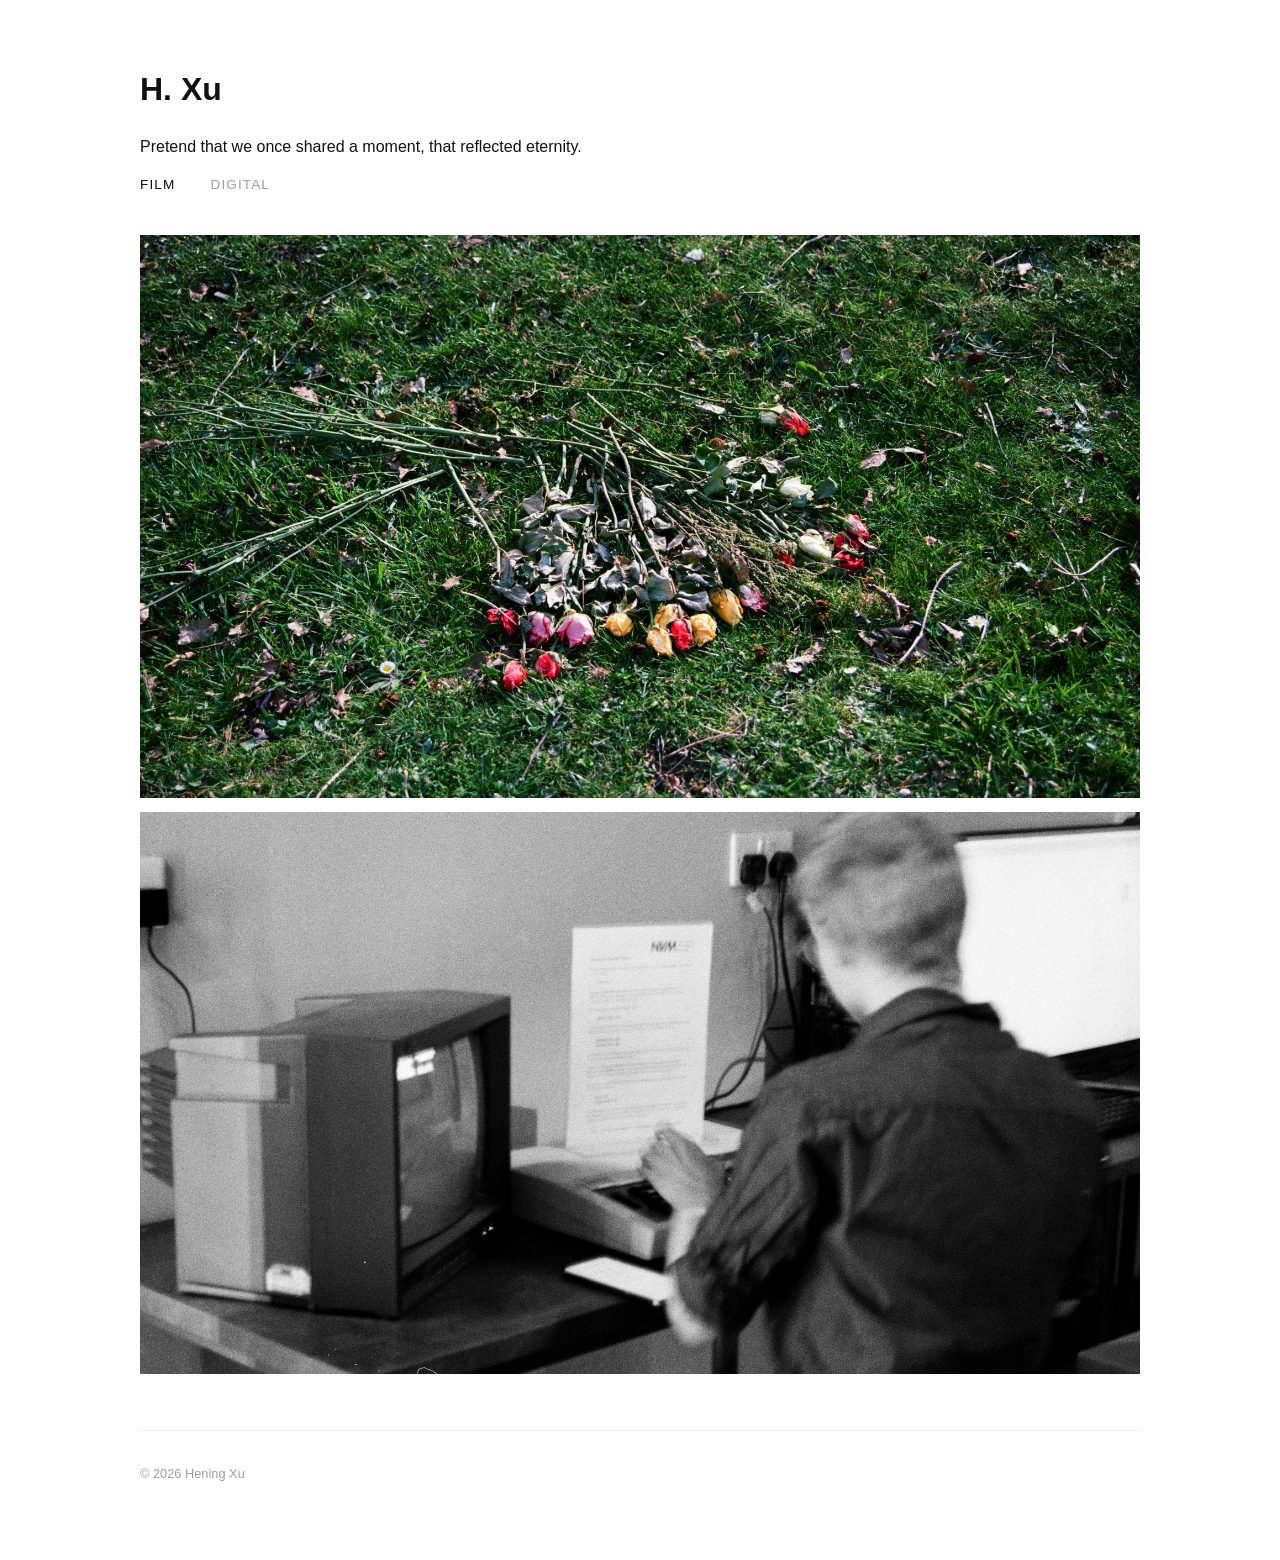
<file: gallery/index.html>
<!DOCTYPE html>
<html lang="en">
<head>
  <meta charset="UTF-8">
  <meta name="viewport" content="width=device-width, initial-scale=1.0">
  <meta name="color-scheme" content="light dark">
  <meta name="robots" content="noai, noimageai">
  <title>H. XU</title>
  <link rel="stylesheet" href="style.css">
</head>
<body>
  <header class="site-header">
    <div class="header-top">
      <h1>H. Xu</h1>
    </div>
    <p class="intro">
      Pretend that we once shared a moment, that reflected eternity.
    </p>

    <nav class="site-nav" aria-label="Main navigation">
      <a href="film.html" class="active">Film</a>
      <a href="digital.html">Digital</a>
    </nav>
  </header>

  <main class="block-list">

    <! -Block 2- >
    <a class="album-block" href="albums/2025_Nottingham.html">
      <img src="photos/2025_nottingham/n2_1_b.jpg" alt="" draggable="false">
      <div class="album-overlay">
        <span class="album-date">2025</span>
        <h2 class="album-title">Nottingham</h2>
      </div>
    </a>
    
    <! -Block 1- >
    <a class="album-block" href="albums/2025_4_Sheffield.html">
      <img src="photos/2025_4_BW/dan_sheffield.jpg" alt="" draggable="false">
      <div class="album-overlay">
        <span class="album-date">April 2025</span>
        <h2 class="album-title">MGS 2025</h2>
      </div>
    </a>

    
  </main>

  <footer class="site-footer">
    <p>&copy; 2026 Hening Xu</p>
  </footer>
</body>
</html>
</file>
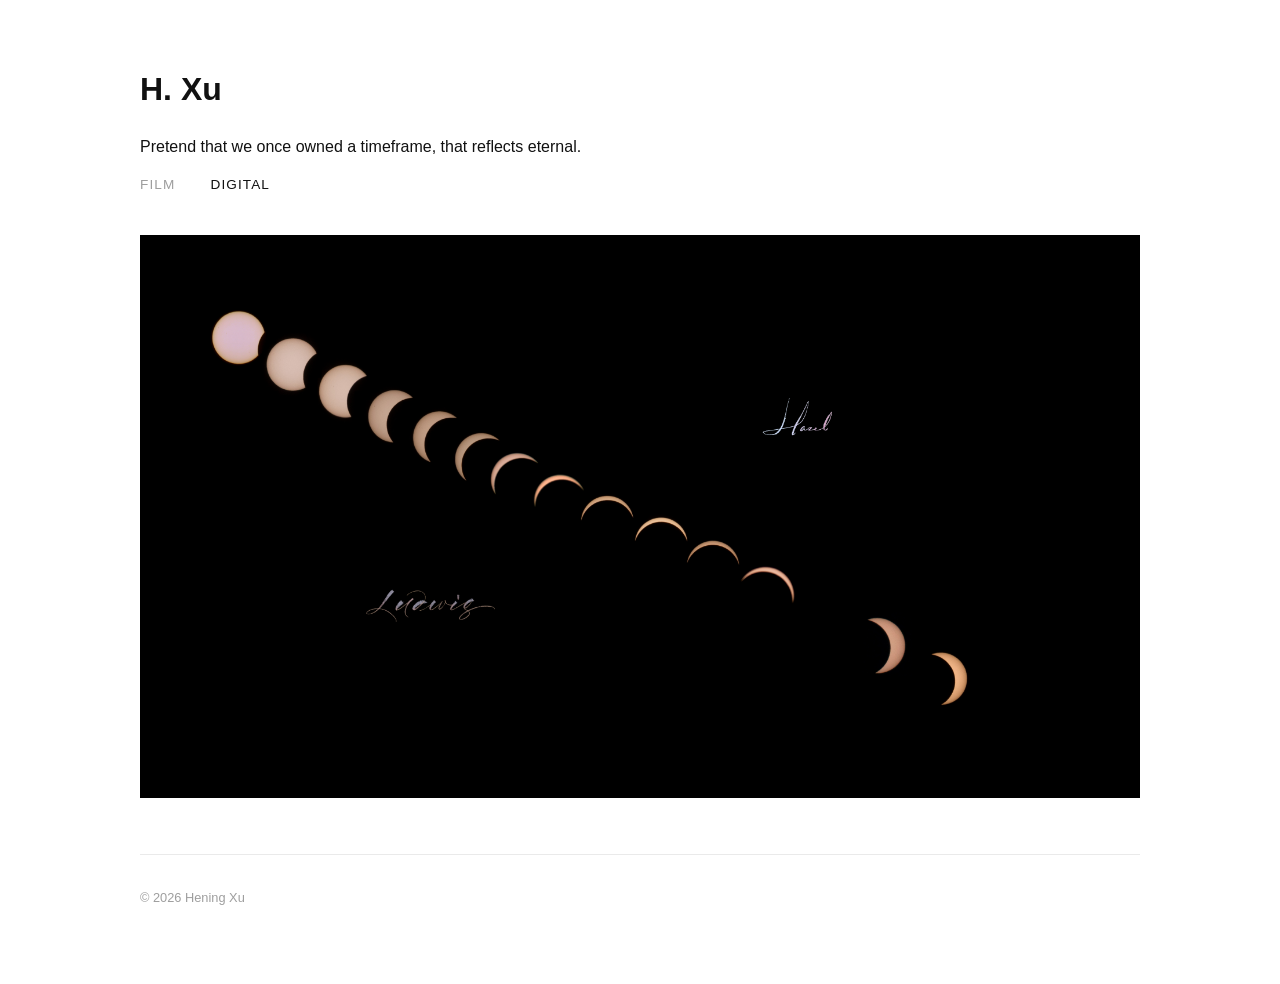
<file: gallery/digital.html>
<!DOCTYPE html>
<html lang="en">
<head>
  <meta charset="UTF-8">
  <meta name="viewport" content="width=device-width, initial-scale=1.0">
  <meta name="color-scheme" content="light dark">
  <meta name="robots" content="noai, noimageai">
  <title>H. XU</title>
  <link rel="stylesheet" href="style.css">
</head>
<body>

  <header class="site-header">
    <div class="header-top">
      <h1>H. Xu</h1>
    </div>
    <p class="intro">
      Pretend that we once owned a timeframe, that reflects eternal.
    </p>

    <nav class="site-nav" aria-label="Main navigation">
      <a href="index.html">Film</a>
      <a href="digital.html" class="active">Digital</a>
    </nav>
  </header>

  <main class="block-list">

    <! -Block 1- >
    <a class="album-block" href="albums/2026_8_London_d.html">
      <img src="photos/2026_8_london/20260812H_L.jpg" alt="" draggable="false">
      <div class="album-overlay">
        <span class="album-date">August 2026</span>
        <h2 class="album-title">London</h2>
      </div>
    </a>

    
  </main>

  <footer class="site-footer">
    <p>&copy; 2026 Hening Xu</p>
  </footer>
</body>
</html>
</file>
<file: gallery/style.css>
:root {
  color-scheme: light dark;
  --bg: #ffffff;
  --surface: #f2f2f2;
  --text: #111111;
  --muted: #9e9e9e;
  --border: #eaeaea;
  --backdrop: rgba(10, 10, 12, 0.94);
}

@media (prefers-color-scheme: dark) {
  :root {
    --bg: #111214;
    --surface: #1b1d21;
    --text: #f0f0f2;
    --muted: #7c8089;
    --border: #262930;
    --backdrop: rgba(5, 5, 7, 0.96);
  }
}

* {
  box-sizing: border-box;
}

body {
  margin: 0 auto;
  max-width: 66rem;
  padding: 2.75rem 1.75rem 4rem;
  background-color: var(--bg);
  color: var(--text);
  font-family: "Helvetica Neue", Helvetica, Arial, system-ui, sans-serif;
  line-height: 1.5;
}

.site-header {
  margin-bottom: 2.5rem;
}

.site-nav {
  display: flex;
  flex-wrap: wrap;
  gap: 2.2rem;
}

.site-nav a {
  text-decoration: none;
  font-size: 0.85rem;
  font-weight: 500;
  letter-spacing: 0.08em;
  text-transform: uppercase;
  color: var(--muted);
  transition: color 0.15s ease;
}

.site-nav a:hover,
.site-nav a.active {
  color: var(--text);
}

.block-list {
  display: flex;
  flex-direction: column;
  gap: 14px;
}

.album-block {
  position: relative;
  display: block;
  width: 100%;
  aspect-ratio: 16 / 9; 
  overflow: hidden;
  text-decoration: none;
  background-color: var(--surface);
}

.album-block img {
  width: 100%;
  height: 100%;
  object-fit: cover;
  display: block;
  user-select: none;
  -webkit-user-drag: none;
  transition: transform 0.65s ease;
}

/* Hover-triggered darkening overlay and date heading */
.album-overlay {
  position: absolute;
  inset: 0;
  display: flex;
  flex-direction: column;
  justify-content: center;
  align-items: flex-start;
  padding: 0 10%;
  background-color: rgba(0, 0, 0, 0.42);
  color: #ffffff;
  opacity: 0;
  transition: opacity 0.28s ease;
}

.album-block:hover .album-overlay,
.album-block:focus-visible .album-overlay {
  opacity: 1;
}

.album-block:hover img {
  transform: scale(1.015);
}

.album-date {
  display: block;
  font-size: 0.82rem;
  font-weight: 400;
  letter-spacing: 0.02em;
  opacity: 0.92;
  margin-bottom: 0.2rem;
}

.album-title {
  margin: 0;
  font-size: clamp(1.6rem, 3.2vw, 2.35rem);
  font-weight: 400;
  letter-spacing: -0.01em;
  line-height: 1.15;
}


.album-header {
  margin-bottom: 2rem;
}

.back-link {
  display: inline-block;
  margin-bottom: 1.25rem;
  font-size: 0.84rem;
  color: var(--muted);
  text-decoration: none;
}

.back-link:hover {
  color: var(--text);
}

.album-page-date {
  margin: 0 0 0.2rem;
  font-size: 0.86rem;
  color: var(--muted);
}

.album-page-title {
  margin: 0;
  font-size: 1.85rem;
  font-weight: 400;
}

/* Album Detail Page */
.photo-grid {
  column-count: 2;
  column-gap: 1.25rem;
}

.photo-item {
  break-inside: avoid;
  margin: 0 0 1.25rem;
  cursor: zoom-in;
}

.photo-item img {
  display: block;
  width: 100%;
  height: auto;
  background-color: var(--surface);
  user-select: none;
  -webkit-user-drag: none;
  transition: opacity 0.2s ease;
}

.photo-item:hover img {
  opacity: 0.92;
}

.site-footer {
  margin-top: 3.5rem;
  padding-top: 1.25rem;
  border-top: 1px solid var(--border);
  font-size: 0.8rem;
  color: var(--muted);
}

/* full-width photo*/
.photo-item.full-width {
    column-span: all;
}

/* lightbox */
.lightbox {
  padding: 0;
  border: none;
  background: transparent;
  width: 100vw;
  height: 100vh;
  max-width: 100vw;
  max-height: 100vh;
}

.lightbox::backdrop {
  background: var(--backdrop);
}

.lightbox[open] {
  display: flex;
  align-items: center;
  justify-content: center;
}

.lb-stage {
  max-width: min(90vw, 1280px);
  max-height: 90vh;
  padding: 1rem;
}

.lb-stage img {
  max-width: 100%;
  max-height: 86vh;
  width: auto;
  height: auto;
  object-fit: contain;
  display: block;
  user-select: none;
  -webkit-user-drag: none;
}

.lb-btn {
  position: fixed;
  border: none;
  background: transparent;
  color: rgba(255, 255, 255, 0.72);
  cursor: pointer;
  line-height: 1;
  padding: 0.5rem 0.8rem;
  transition: color 0.15s ease;
}

.lb-btn:hover {
  color: #ffffff;
}

.lb-close {
  top: 1rem;
  right: 1.25rem;
  font-size: 2rem;
}

.lb-prev,
.lb-next {
  top: 50%;
  transform: translateY(-50%);
  font-size: 2.5rem;
}

.lb-prev {
  left: 0.75rem;
}

.lb-next {
  right: 0.75rem;
}

/* On touchscreen devices (hover states unavailable), text remains visible by default, with a subtle top-to-bottom gradient applied to prevent it from being obscured. */
@media (hover: none) {
  .album-overlay {
    opacity: 1;
    background: linear-gradient(
      to bottom,
      rgba(0, 0, 0, 0.48) 0%,
      rgba(0, 0, 0, 0.1) 55%,
      rgba(0, 0, 0, 0) 100%
    );
  }
}

/* adaptation for mobile phones */
@media (max-width: 640px) {
  body {
    padding: 2rem 1rem 3rem;
  }

  .album-block {
    aspect-ratio: 16 / 10;
  }

  .album-overlay {
    padding: 1.25rem 1.4rem;
  }

  .photo-grid {
    column-count: 1;
  }
}

.album-text {
  max-width: 38rem;    
  margin: 2.5rem 0;    
  font-size: 1.5rem;
  line-height: 1.75;
  color: var(--text);
}

.album-text p {
  margin: 0 0 0.85rem;
}

.album-text p:last-child {
  margin-bottom: 0;
}
</file>
